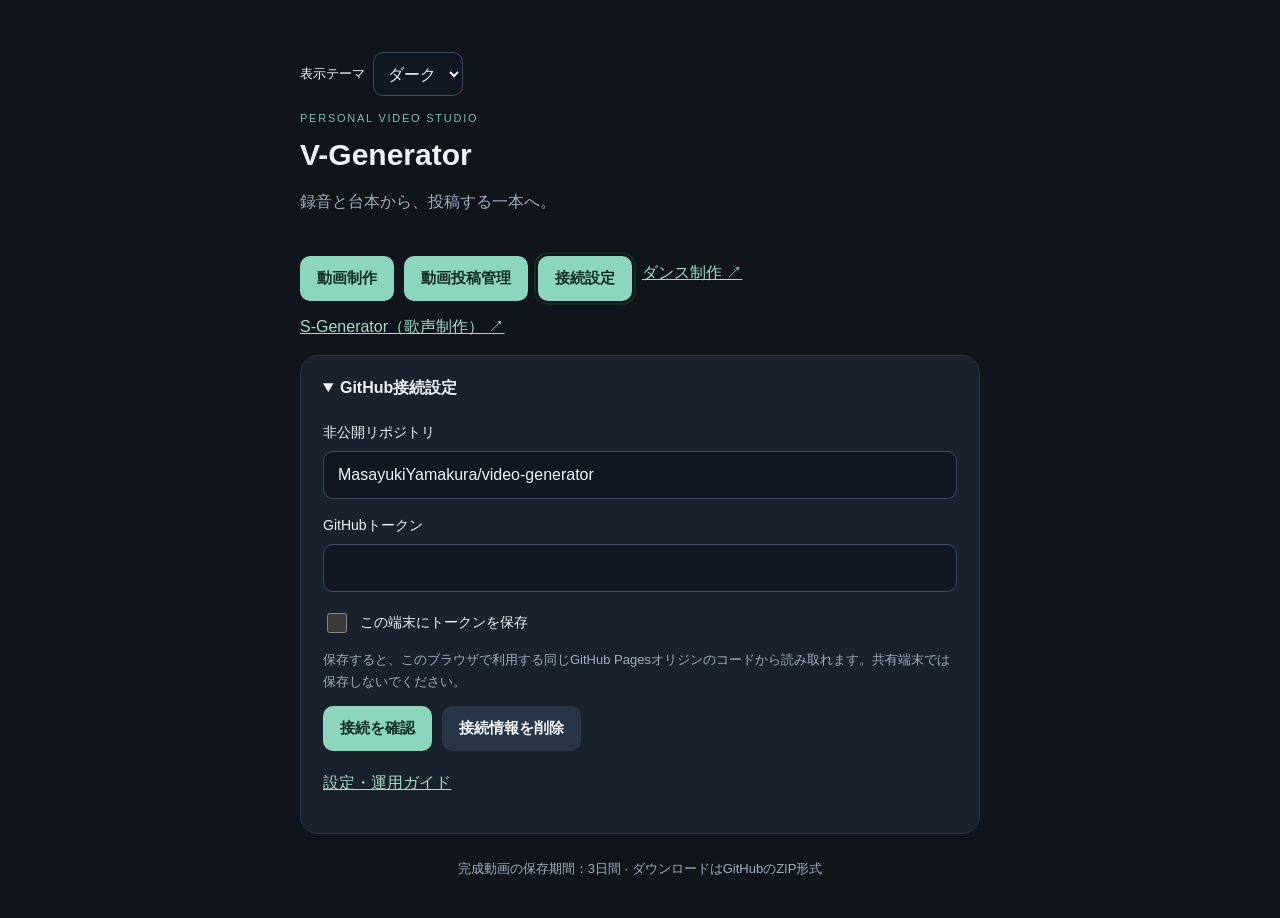
<file: index.html>
<!doctype html>
<html lang="ja" data-theme="dark"><head><meta charset="utf-8"><meta name="viewport" content="width=device-width,initial-scale=1,viewport-fit=cover"><meta name="referrer" content="no-referrer"><meta http-equiv="Content-Security-Policy" content="default-src 'self'; connect-src 'self' https://api.github.com https://api.cloudinary.com; img-src 'self' blob: https://res.cloudinary.com https://i.ytimg.com; media-src 'self' blob:; style-src 'self'; script-src 'self'; base-uri 'none'; object-src 'none'; form-action 'none'"><meta name="theme-color" content="#10151c"><title>V-Generator</title><script src="theme.js?v=1"></script><link rel="stylesheet" href="style.css?v=production-picker-1"><script type="module" src="app.js?v=readable-20261101"></script><script type="module" src="acapella.mjs?v=music-timing-1"></script><script type="module" src="builder-entry.js?v=production-picker-1"></script><script type="module" src="social-entry.mjs?v=music-credits-1"></script></head>
<body><main><header><label class="display-theme">表示テーマ<select id="displayTheme" disabled><option value="light">ライト</option><option value="dark">ダーク</option></select></label><span class="eyebrow">PERSONAL VIDEO STUDIO</span><h1>V-Generator</h1><p>録音と台本から、投稿する一本へ。</p></header><nav class="actions" aria-label="スタジオメニュー"><button data-studio-tab="production" aria-pressed="true">動画制作</button><button data-studio-tab="social" aria-pressed="false">動画投稿管理</button><button data-studio-tab="settings" aria-pressed="false">接続設定</button><a href="https://masayukiyamakura.github.io/video-generator-ui/dance/">ダンス制作 ↗</a><a href="https://masayukiyamakura.github.io/singing-generator-ui/" target="_blank" rel="noopener noreferrer">S-Generator（歌声制作） ↗</a></nav>
<details id="connection"><summary>GitHub接続設定</summary><label>非公開リポジトリ<input id="repo" value="MasayukiYamakura/video-generator" autocapitalize="none" spellcheck="false"></label><label>GitHubトークン<input id="token" type="password" autocomplete="off" autocapitalize="none"></label><label class="check"><input id="remember" type="checkbox">この端末にトークンを保存</label><p class="muted">保存すると、このブラウザで利用する同じGitHub Pagesオリジンのコードから読み取れます。共有端末では保存しないでください。</p><div class="actions"><button id="connect">接続を確認</button><button id="forget" class="secondary">接続情報を削除</button></div><p id="connectionStatus" role="status"></p><a href="README.md">設定・運用ガイド</a></details>
<div id="productionPanel"><section id="productionChooser" aria-labelledby="productionTitle">
<h2 id="productionTitle">作る動画</h2>
<select id="productionMode" hidden><option value="standard">通常動画</option><option value="original">アカペラ動画</option><option value="lip">縦型サビショート</option><option value="full">横型フルMV</option></select>
<div id="acModeCards" role="group" aria-labelledby="productionTitle">
<button type="button" class="secondary" data-ac-mode="standard" aria-pressed="true">通常動画<small>思想語り・タロット</small></button>
<button type="button" class="secondary" data-ac-mode="original" aria-pressed="false">アカペラ動画</button>
<button type="button" class="secondary" data-ac-mode="lip" aria-pressed="false">縦型サビショート</button>
<button type="button" class="secondary" data-ac-mode="full" aria-pressed="false">横型フルMV</button>
</div>
<button id="acContinue" type="button" class="secondary" hidden>前回の続き</button>
<p id="productionModeStatus" class="muted" role="status" hidden></p>
<div id="pbSaveSection">
<label>通常動画のプリセット<select id="pbVideo"></select></label>
<p class="muted">現在の設定 <strong id="pbActivePreset"></strong></p>
<details id="pbSaveArea"><summary>プリセットを管理</summary>
<p class="muted">音声・BGM・出力形式と縦横のデザインを保存します。原稿・カード・手動フック文・素材検索語は今回の制作に使います。</p>
<div class="actions"><button id="pbLoad" class="secondary">保存済みプリセットを取得</button><button id="pbResetPreset" class="secondary">保存済みの設定に戻す</button></div>
<label>保存方法<select id="pbSaveMode"><option value="overwrite">上書き保存</option><option value="new">別名で保存</option></select></label>
<div id="pbNewPresetFields" hidden><label>表示名<input id="pbSaveName" placeholder="自分用の動画設定"></label><details><summary>保存IDの詳細設定</summary><label>保存ID（省略可・英数字と - _）<input id="pbSaveId" autocapitalize="none" spellcheck="false"></label></details></div>
<div class="actions"><button id="pbOverwriteVideo" class="secondary">上書き保存</button><button id="pbSaveVideo" class="secondary" hidden>別名で保存</button></div>
<p id="pbManageStatus" class="muted" role="status"></p>
</details></div></section><section id="acapellaArea" hidden>
<label hidden>制作モード<select id="acMode"><option value="original">アカペラ動画</option><option value="lip">縦型サビショート</option><option value="full">横型フルMV</option></select></label>

<header class="ac-editor-header"><h2 id="acEditorTitle" tabindex="-1"></h2><span id="acRatio"></span></header>
<nav id="acSteps" aria-label="音楽動画の制作工程">
  <button type="button" data-ac-step="0">素材</button>
  <button type="button" data-ac-step="1">歌詞</button>
  <button type="button" data-ac-step="2">仕上げ</button>
  <button type="button" data-ac-step="3">生成</button>
</nav>
<div class="ac-editor">
  <div id="acPreviewDock" hidden><label>プレビュー形式<select id="acPreviewFormat"><option value="vertical">縦型</option><option value="landscape">横型</option></select></label><div class="ac-preview" id="acPreviewBox"><video id="acBackground" muted playsinline aria-hidden="true"></video><video id="acPreview" controls playsinline></video><img id="acStockPreview" alt="選択した冒頭画像" hidden><div id="acOverlay" class="ac-overlay"></div><div id="acLipTitle" class="ac-overlay hook"></div></div><div id="acAudioDock"><audio id="acChorusPlayer" controls></audio><div class="actions"><button id="acChorusBack" type="button" class="secondary">5秒戻る</button><button id="acChorusForward" type="button" class="secondary">5秒進む</button></div>
</div><button id="acSafeToggle" type="button" class="secondary" aria-pressed="false">安全余白を表示</button></div>
  <div id="acStepContent">
    <div data-ac-panel="0">
      <div id="acOriginalSource"><label>撮影動画（MP4/MOV。縦型80 MB・120秒、横型100 MB・360秒）<input id="acFile" type="file" accept="video/mp4,video/quicktime,.mp4,.mov"></label></div>
      <div id="acLip" hidden>
        <label>音源の選び方<select id="acSource">
          <option value="full">フル音源を選ぶ</option>
          <option value="wav">切り出し済みWAVを使う</option>
          <option value="saved">保存した曲を使う</option>
        </select></label>
        <div id="acProjectPicker" hidden><label>曲プロジェクト<select id="acProjects"><option value="">新規</option></select></label>
<button id="acProjectList" type="button" class="secondary">曲一覧を更新</button>
</div>
        <div id="acFullSource"><label>フル音源（MP3・WAV・M4A）<input id="acFull" type="file" accept=".mp3,.wav,.m4a"></label>
</div>
        <div id="acWavSource" hidden><label>サビ音源（WAV）<input id="acChorus" type="file" accept=".wav"></label></div>
        <div id="acCutGroup"><div id="acCutFields"><canvas id="acWave" width="360" height="64" aria-label="音源の波形"></canvas>
<audio id="acFullPlayer" controls></audio><div class="actions"><button id="acFullBack" type="button" class="secondary">5秒戻る</button><button id="acFullForward" type="button" class="secondary">5秒進む</button></div>
<button id="acCutMarkStart" type="button" class="secondary">現在位置を開始にする</button>
<button id="acCutMarkEnd" type="button" class="secondary">現在位置を終了にする</button>
<label>切り出し開始秒<input id="acCutStart" type="number" min="0" step="0.001" value="0"></label>
<label>切り出し終了秒<input id="acCutEnd" type="number" min="0" step="0.001"></label>
<button id="acCutPreview" type="button" class="secondary">選択区間をループ試聴</button>
<button id="acCutSave" type="button" class="secondary">この区間を使う</button><p id="acCutStatus" role="status"></p><a id="acWavDownload" hidden download="chorus.wav">WAVをダウンロード</a><button id="acWavShare" type="button" class="secondary" hidden>共有してファイルに保存</button>
</div></div>
        <p id="acMediaSummary"></p>
        <div id="acVisualSource"><label>映像の作り方<select id="acVisualMode"><option value="filmed">撮影した動画を使う</option><option value="stock_mix">冒頭画像＋本編の外部映像</option></select></label>
<div id="acStockControls" hidden><label>冒頭画像のファイル名（非公開リポジトリの media/、PNG/JPG/WebP・20 MB以下）<input id="acImage" type="text" placeholder="cover.png" autocomplete="off"></label><button id="acImagePreview" type="button" class="secondary">画像を確認</button><label>本編で外部映像を使う割合（0〜100％）<input id="acStockPercent" type="number" min="0" max="100" step="1" value="50"></label><details><summary>外部映像の詳細設定</summary><label>外部映像の提供元<select id="acStockProvider"><option value="pexels">Pexels</option><option value="pixabay">Pixabay</option></select></label><label>素材検索語（英語、1行に1件。最大12件）<textarea id="acStockKeywords" rows="3" placeholder="night city&#10;live concert"></textarea></label><p class="muted">割合は冒頭を除いた本編時間が基準です。100％でも冒頭は画像。取得に失敗した区間は画像に戻し、生成ログに実際の割合を表示します。</p></details><p class="muted">本編の外部映像は生成時に選択します。</p></div>
<div id="acFilmedControls">
<label><span id="acOffsetLabel">映像のサビ開始位置（秒）</span><input id="acOffset" type="number" min="0" step="0.01" value="0"></label>
<button id="acMarkOffset" type="button" class="secondary">映像の現在位置でサビ開始</button>
<label>映像の終了秒（空欄なら曲の長さに合わせる）<input id="acTrimEnd" type="number" min="0" step="0.01"></label>
<button id="acMarkTrimEnd" type="button" class="secondary">映像の現在位置を終了にする</button>
<button id="acPlayTrim" type="button" class="secondary">曲と選択範囲を試聴</button>
<details><summary>顔モザイク</summary>
<label>種類<select id="acMaskKind"><option value="">なし</option><option value="pixel">ピクセルモザイク</option><option value="blur">ぼかし</option><option value="black">黒塗り</option></select></label>
<label>強度（1〜10）<input id="acMaskStrength" type="range" min="1" max="10" value="8"></label>
<label>適用開始秒（完成動画基準）<input id="acMaskStart" type="number" min="0" step="0.01" value="0"></label>
<label>適用終了秒（空欄なら曲の末尾）<input id="acMaskEnd" type="number" min="0" step="0.01"></label>
<p>映像を一時停止し、下のプレビューで顔を囲むようにドラッグしてください。位置は現在の映像時刻に記録します。</p>
<canvas id="acMaskPreview" width="420" height="236" aria-label="顔モザイクの位置を指定する映像"></canvas><p id="acMaskNow" role="status"></p><div class="actions"><button id="acMaskDelete" type="button" class="secondary">現在位置の枠を削除</button><button id="acMaskBefore" type="button" class="secondary">元映像と比較</button></div>
<label>枠の時刻・位置一覧（秒、左、上、幅、高さ。位置は0〜100%）<textarea id="acMaskKeys" rows="3"></textarea></label>
</details>
</div>
</div>
      </div>
    </div>
    <div data-ac-panel="1" hidden><label>歌詞（一行ずつ）<div class="ac-lyrics-input"><div id="acLyricNumbers" aria-hidden="true"></div><textarea id="acLyrics" rows="6" wrap="off" aria-describedby="acLyricNumberHelp"></textarea></div></label><p id="acLyricNumberHelp" class="muted">左の番号は空行を除いた歌詞の順番です。</p><details><summary>同期・手入力のオプション</summary><button id="acBuildLines" type="button" class="secondary">歌詞行を取り込む</button><label>照合用の歌声（任意、完成音源と同じ区間・タイミングのWAV）<input id="acLyricVocal" type="file" accept=".wav,audio/wav"></label><button id="acLyricResult" type="button" class="secondary">照合結果を確認</button><p>歌う順に歌詞を貼り付けてください。時刻はプレビューで確認し、秒単位で修正できます。</p></details><p id="acLyricSummary" role="status"></p><div id="acLines"></div><details id="acManualLyrics"><summary>間奏・手動で時刻を設定</summary><label>歌詞を消す時刻（秒、カンマ区切り）<input id="acClears"></label>
<button id="acNextLyric" type="button" class="secondary">次の行を開始</button>
<button id="acClearLyric" type="button" class="secondary">歌詞を消す</button>
</details></div>
    <div data-ac-panel="2" hidden><label>曲名<input id="acTitle" maxlength="80"></label><label>アーティスト名<input id="acArtist" maxlength="80"></label><label>リリース表記（任意）<input id="acReleaseLabel" maxlength="40" placeholder="例：1stシングル"></label><label>冒頭表示の終了秒<input id="acHook" type="number" min="0.1" max="10" step="0.1" value="3"></label><label>出力形式<select id="acOutput"><option value="vertical_only">縦型のみ</option><option value="vertical_horizontal">縦型＋横型</option><option value="horizontal_only">横型のみ</option></select></label><label>画角<select id="acFraming"><option value="contain_blur">全体を収めて余白をぼかす</option><option value="crop">画面いっぱいに拡大して切り抜く</option></select></label><details id="acTextEditor"><summary>文字の詳細調整</summary><label>編集する形式<select id="acTextFormat"><option value="vertical">縦型 9:16</option><option value="landscape">横型 16:9</option></select></label><p class="muted">位置は画面の左上を0％とします。プレビュー上の文字をドラッグしても調整できます。</p><label class="check"><input id="acTextDrag" type="checkbox">プレビュー上で文字の位置を調整</label><h3>冒頭フック（曲名・アーティスト名）</h3><label>表示方法<select id="acHookLines"><option value="single">1行</option><option value="double">2行</option></select></label><label>文字サイズ（16～300 px）<input id="acHookSize" type="number" min="16" max="300" step="1"></label><div class="ac-text-grid"><label>中心 X（％）<input id="acHookX" type="number" min="0" max="100" step="0.1"></label><label>中心 Y（％）<input id="acHookY" type="number" min="0" max="100" step="0.1"></label></div><label>最大表示幅（％）<input id="acHookWidth" type="number" min="10" max="100" step="1"></label><h3>歌詞キャプション</h3><label>文字サイズ（16～300 px）<input id="acCaptionSize" type="number" min="16" max="300" step="1"></label><div class="ac-text-grid"><label>中心 X（％）<input id="acCaptionX" type="number" min="0" max="100" step="0.1"></label><label>中心 Y（％）<input id="acCaptionY" type="number" min="0" max="100" step="0.1"></label></div><label>最大表示幅（％）<input id="acCaptionWidth" type="number" min="10" max="100" step="1"></label><button id="acTextReset" type="button" class="secondary">この形式の文字設定を初期値へ戻す</button><p id="acTextStatus" role="status"></p></details></div>
    <div data-ac-panel="3" hidden>
      <dl id="acReview"></dl><label class="check"><input id="acAutoLink" type="checkbox">完成動画を投稿管理へ自動連携する</label><p class="muted">縦型はSNS投稿管理、横型はYouTube投稿管理に登録します。投稿・送信は別途確認が必要です。</p>
      <details id="acProjectOptions"><summary>曲を保存・履歴を確認</summary><button id="acProjectSave" type="button" class="secondary">曲プロジェクトを保存</button>
      <label><input id="acCandidate" type="checkbox">フルMV候補</label><p id="acProjectHistory"></p></details>
      <button id="acRecover" type="button" class="secondary" hidden>前回の受付を確認・再開</button>
      <button id="acOpenHistory" type="button" class="secondary" hidden>生成履歴を確認</button>
      <button id="acDerive" type="button" class="secondary" hidden></button>
    </div>
  </div>
</div>
<p id="acStatus" role="status"></p>
<div class="ac-editor-actions">
  <button id="acBack" type="button" class="secondary" hidden>戻る</button>
  <button id="acNext" type="button">歌詞へ</button>
  <button id="acLyricAuto" type="button" hidden>歌詞を自動同期</button>
  <button id="acSubmit" type="button" hidden>動画を生成</button>
</div>
</section><div id="standardProduction"><section id="pbSingleNarration"><h2>ナレーション原稿</h2><label>読み上げたい文章<textarea id="pbTranscript" rows="8" placeholder="この原稿からAIがscenesを作成します"></textarea></label></section>
<section id="audioUpload"><h2><span>01</span> 音声ファイル</h2><label>音声ファイル（20 MiBまで）<input id="audio" type="file"></label><p class="muted">ボイスメモを「ファイル」に保存して選択。m4a / mp3 / wav / aac / ogg / flac / mp4 / aiff / aif に対応。</p></section>
<section id="promptBuilder"><h2 id="pbEditorTitle">通常動画の設定</h2><p class="muted">音声・出力・デザインを設定し、AIへ渡すプロンプトを作ります。</p>

<div class="builder-grid"><label hidden>制作する星座<select id="pbProductionMode"><option value="single">1星座（録音・匿名加工・AI読み上げ）</option><option value="batch">複数星座（AI読み上げ・1〜12星座）</option></select></label><label>思想語りの見た目<select id="pbTikTokStyle"><option value="standard">標準</option><option value="legacy_vertical">従来の縦書きフック</option></select></label></div>
<section id="pbTarotArea" hidden aria-label="月間星座タロット専用設定"><h3>月間星座タロット専用設定</h3><p class="muted">このエリアは月間星座タロットのプリセットを選んだ時だけ表示します。実際に引いた4枚のカードを選択してください。解釈はナレーション原稿に含めます。AIのJSONでカードは変更されません。</p><div class="builder-grid"><label>占う年<input id="pbTarotYear" type="number" min="2000" max="2100" step="1"></label><label>占う月<select id="pbTarotMonth"></select></label><label>対象期間<select id="pbTarotPeriod"><option value="full">月全体</option><option value="first">前半</option><option value="second">後半</option></select></label><label>星座<select id="pbTarotZodiac"></select></label></div><div id="pbTarotCards"></div><label>CTAで読み上げる一文（CTAをONにしたとき・40文字以内）<input id="pbTarotCtaText" maxlength="40" placeholder="保存して月末に見返してね"></label><p class="muted">CTAを使う場合、上のナレーション原稿にはCTA文を重複して入れず、この欄へ最後の一文を入力してください。</p><p class="muted">ナレーション原稿は画面上部へ入力し、プロンプトを生成してください。カードは正位置・逆位置を選べます。動画は原稿の長さに合わせます。</p></section>


<section id="pbBatchArea" hidden aria-label="12星座一括制作"><h3>複数星座の制作（1〜12星座）</h3><button id="pbBatchReset" type="button" class="secondary">最初からやり直す</button><p class="muted">12星座の入力と端末に保存された下書きを消します。接続情報と生成履歴は残ります。</p><p class="muted">年・月・期間・音声・BGMは全星座で共通です。各星座のカード4枚と原稿を入力し、12星座をまとめてAIへ渡し、回答を一度に取り込みます。欠けた星座があればその分だけ追加できます。読み上げ原稿にはCTAを含めません。制作対象のチェックを外すと、その星座だけ除いて再実行できます。</p><div class="builder-grid"><label>占う年<input id="pbBatchYear" type="number" min="2000" max="2100" step="1"></label><label>占う月<select id="pbBatchMonth"></select></label><label>対象期間<select id="pbBatchPeriod"><option value="full">月全体</option><option value="first">前半</option><option value="second">後半</option></select></label></div><label>共通CTA文（40文字以内）<input id="pbBatchCta" maxlength="40" placeholder="保存して月末に見返してね"></label><details><summary>12星座の占い結果を一括入力</summary><p class="muted">先に専用プロンプトをAIへ渡し、返された占い結果JSONを貼り付けます。この欄は下の動画用シーンJSONとは別です。反映すると12星座の既存のシーン回答は無効になります。エラー時は入力欄を変更しません。</p><div class="actions"><button id="pbBatchSourcePromptBuild" class="secondary">占い結果用プロンプトを生成</button><button id="pbBatchSourcePromptCopy" class="secondary">プロンプトをコピー</button></div><label>AIへ渡す占い結果用プロンプト<textarea id="pbBatchSourcePrompt" rows="6" readonly></textarea></label><label>占い結果JSON（12星座・48枚・原稿・CTA）<textarea id="pbBatchSource" rows="10" spellcheck="false"></textarea></label><button id="pbBatchSourceImport" class="secondary">内容を確認して取り込む</button><pre id="pbBatchSourceWarnings" class="muted" role="status"></pre></details><div id="pbBatchEntries"></div><div class="actions"><button id="pbBatchBuild">未取込分のプロンプトを生成</button><button id="pbBatchCopy" class="secondary">コピー</button></div><label>AIへ渡すプロンプト<textarea id="pbBatchPrompt" rows="8" readonly></textarea></label><label>動画用シーンJSONの回答（videos配列。欠けた場合は一部のみでも可）<textarea id="pbBatchResponse" rows="8" spellcheck="false"></textarea></label><button id="pbBatchImport" class="secondary">シーン回答を検証して取り込む</button></section>

<div id="pbBasicFields" class="builder-grid"></div>
<details id="pbMotionArea"><summary>モーション演出（試用版）</summary><p class="muted">既存プリセットは安定版です。試用版だけに適用します。AI・同期失敗時は通常表示に戻り、生成結果に記録します。</p><div id="pbMotionFields" class="builder-grid"></div><details><summary>詳細設定</summary><div id="pbMotionDetails" class="builder-grid"></div></details><button id="pbStableCopy" type="button" class="secondary">現在の内容を安定版へ切替・複製準備</button><button id="pbMotionPreview" type="button" class="secondary">動作サンプルを見る</button><div id="pbMotionPlayer"></div><p id="pbMotionStatus" role="status"></p></details>
<details open id="pbAudioArea"><summary>音声・BGM</summary><div id="pbVoiceFields" class="builder-grid"></div><div id="pbTtsFields" class="builder-grid" hidden></div><details id="pbTtsDetails" hidden><summary>読み上げの詳細設定</summary><div id="pbTtsCustom"></div></details><p id="pbDspHelp" hidden class="muted">匿名加工設定：ピッチ -1.5、フォルマント保持、EQ +1 / -0.5 / +0.5 dB。独自の値は詳細設定で画面設定の適用をOFFにし、JSONで指定できます。</p><div id="pbVideoFields" class="builder-grid"></div></details>
<details id="pdArea" open><summary>縦型・横型のデザイン</summary><p class="muted">編集する形式を選んで表示・素材・位置を設定します。プレビューも同じ形式に切り替わります。出力しない形式の設定も保持します。</p><div id="pdEditor"></div><details id="pbTarotSharedDesign" hidden><summary>タロット共通の表示・配置</summary><p>ここは縦型・横型で共通です。Remotionのカード・本編字幕の配置は固定です。横型のテーマ・サブタイトル・アイコンは上の横型タブで設定します。</p><div id="pbLegacyVideoFields" class="builder-grid"></div><div id="pbLayoutFields" class="builder-grid"></div></details></details>
<details id="pbGeneralAiArea"><summary>原稿・AI設定</summary><p class="muted">シーン分割はAIに任せます。明示した値はAIの返答で変更されません。</p>
<label>フック文章<select id="pbHookMode"><option value="ai">AI自動</option><option value="manual">手動</option></select></label>
<label>手動フック文章<textarea id="pbHookText" rows="3" placeholder="複数シーンは改行 --- 改行で区切る"></textarea></label>
<label>素材検索語<select id="pbSearchMode"><option value="ai">AI自動</option><option value="manual">手動</option></select></label><label>手動の英語検索語<input id="pbSearchText"></label>
<label>背景画像から外部映像に切り替えるシーン<select id="pbStockMode"><option value="ai">AI自動</option><option value="manual">手動</option></select></label><label>本編の外部映像シーン割合（%・0〜100、冒頭を除く）<input id="pbStockPercent" type="number" min="0" max="100" step="1" value="10"></label><label>動画シーン番号（1始まり・カンマ区切り）<input id="pbStockIndices" placeholder="6, 15" inputmode="text"></label>
</details>
<details id="pbGeneralLayoutArea" open><summary>プレビュー</summary><p id="pbPreviewFormatLabel" class="muted"></p>
<label class="check"><input id="pbPreviewIntro" type="checkbox">冒頭をプレビュー（OFFで本編）</label><label class="check"><input id="pbPreviewScenery" type="checkbox">外部映像中の表示を確認（思想語り）</label><label class="check"><input id="pbSafe" type="checkbox" checked>セーフエリアガイド</label><button id="pbBackgroundPreview" class="secondary">背景画像を読込・プレビュー</button><canvas id="pbCanvas" aria-label="動画の位置調整プレビュー"></canvas><p id="pbPreviewError" role="status"></p><p class="muted">実際のタイトル・改行を使った簡易プレビューです。背景動画・実カード・音声は再現しません。端末と生成環境のフォント差によって字幅は多少異なります。縦型はTikTokの操作表示とタイトル範囲、横型は外周5％の安全余白を表示します。ガイドは動画に入りません。sizeは波形キャンバス、バーの見える幅は表示幅比率で調整します。</p>
<details id="pbGuideArea"><summary>プレビュー・ガイド設定</summary><p class="muted">ガイドは完成動画に入りません。縦型のガイド比率はデザインの各形式に保存されます。</p><div id="pbGuideFields" class="builder-grid"></div></details></details>

<details id="pbJsonDetails"><summary>JSON・適用方法の詳細設定</summary><label class="check"><input id="pbApplyOnSend" type="checkbox">送信時に画面設定を適用（AIが確定値を変更できないようにする）</label><p class="muted">AIの返答は下のscript.json欄へ貼り付けます。画面設定を適用する場合、シーンの表示・位置・音声・BGM等はプロンプト生成時の確定値で置き換えます。</p>
<label>AIから受け取るJSON<select id="pbOutputMode"><option value="full">script.json全体（互換モード）</option><option value="content">シーン等の内容だけ（画面で設定を合成）</option></select></label>
</details><div class="actions"><button id="pbBuild">プロンプトを生成</button><button id="pbCopy" class="secondary">コピー</button></div><label>AIへ渡すプロンプト<textarea id="pbPrompt" rows="10" readonly></textarea></label><p id="builderStatus" role="status" aria-live="polite">プリセットは、保存ボタンを押すまで変更されません。</p>
</section>
<section id="pbSingleScript"><h2><span>02</span> 台本を設定</h2><label>JSONファイルから読み込む<input id="jsonFile" type="file"></label><label>script.json<textarea id="script" rows="10" spellcheck="false" placeholder="AIが作ったJSONを貼り付けてください"></textarea></label><button id="checkBgm" class="secondary">BGM設定を確認</button><p id="bgmPreview" role="status">BGM設定なしの場合は、BGMを追加しません。</p><p class="muted">録音方式ではaudio_fileを選択した録音に紐付けます。AI読み上げでは録音の選択は不要です。Prompt Builderの「送信時に画面設定を適用」がOFFの場合、その他の設定は変更しません。画像などの素材は現行リポジトリのmediaを使います。</p></section>


<section id="autoLinkArea"><h2>生成後の自動連携</h2><label class="check"><input id="autoLink" type="checkbox">完成動画を投稿管理へ自動連携する</label><p class="muted">オン：縦型はCloudinaryへ自動転送し、投稿一覧へ登録。横型はYouTube投稿用の一覧へ登録します。オフ：生成とダウンロードのみ。必要な動画だけ履歴から手動連携できます。SNSへの投稿は別途確認が必要です。</p></section><section id="standardGenerate"><h2><span>03</span> 動画を生成</h2><details open id="pbFinalSettings"><summary>生成に使う設定</summary><p id="pbSettingsState" role="status"></p><div id="pbSettingsReview"></div></details><div id="pbBatchRun" hidden><p class="muted">選択した本数分のAI読み上げと動画制作を順番に実行します。制作指示後は画面を閉じられます。成果物は星座ごとにダウンロードできます。</p><label>1本目にかかった時間（分・任意）<input id="pbBatchMinutes" type="number" min="1" step="1" placeholder="目安を計算する場合だけ入力"></label><button id="pbBatchCheck" class="secondary">一括入力を確認</button><button id="pbBatchGenerate" class="primary">選択した星座を一括制作</button></div><button id="generate" class="primary">動画生成</button><p id="generationBlockReason" class="muted" role="status"></p><p id="status" role="status" aria-live="polite">実行受付が完了するまで、この画面を開いてください。</p><button id="recover" class="secondary" hidden>受付状況を確認</button><button id="retry" class="secondary" hidden>同じ受付IDで再送</button><button id="discard" class="secondary" hidden>未受付の入力を取り消す</button></section>
</div><section><div class="row"><h2>生成履歴</h2><button id="refresh" class="secondary">更新</button></div><p class="muted">受付後は画面を消しても生成が続きます。戻ると状況を更新します。自動連携をオンにすると生成後に投稿管理へ自動登録されます。一覧にない場合に取り込んでください。取り込みだけでは投稿されません。</p><p id="historySyncStatus" class="muted" role="status">GitHub接続後、共通履歴を読み込みます。過去の端末履歴は初回に移行します。</p><div id="history"></div></section></div><section id="socialPanel" data-preserve-zodiac hidden><h2>SNS投稿管理</h2><details id="youtubePanel"><summary>YouTube通常動画（横型）</summary><p>横型の完成動画をまず非公開でアップロードします。Studioで再生して内容を確認し、処理完了を照合した後で公開・限定公開・予約公開を設定できます。縦型のBuffer投稿は下の欄から利用できます。</p><p id="youtubeSetup" role="status"></p><a href="README.md#youtube-private">初回認証・運用ガイド</a><div class="actions"><button id="youtubeConnect">YouTubeの接続・投稿先を確認</button><button id="youtubeSync" class="secondary">YouTubeの公開結果を照合</button><button id="youtubeRefresh" class="secondary">YouTube一覧を更新</button><button id="youtubeRecover" class="secondary" hidden>受付を確認・同じIDで再依頼</button></div><p id="youtubeStatus" role="status" aria-live="polite"></p><details><summary>生成履歴の実行IDから取り込む</summary><label>GitHub Actionsの生成実行ID<input id="youtubeRun" inputmode="numeric"></label><button id="youtubeImport" class="secondary">横型動画の情報を取り込む</button></details><h3>横型の完成動画</h3><label>動画名・実行IDで検索<input id="youtubeSearch" type="search"></label><label>表示する動画<select id="youtubeFilter"><option value="active">未送信</option><option value="sent">送信記録あり</option><option value="expired">保存期限切れ</option><option value="archived">取り下げ済み</option><option value="all">すべて</option></select></label><p class="muted">一覧の取り下げは表示の整理だけです。動画ファイル・投稿記録・SNS上の動画は削除しません。</p><select id="youtubeVideo" hidden aria-label="選択中の横型動画"></select><div id="youtubeVideos"></div><p id="youtubeSelected" role="status"></p><label>タイトル（100文字以内）<input id="youtubeTitle" maxlength="100"></label><label>説明文（5000バイト以内）<textarea id="youtubeDescription" rows="5"></textarea></label><label>カテゴリ<select id="youtubeCategory"></select></label><label>子ども向けですか<select id="youtubeKids"><option value="">選択してください</option><option value="no">いいえ</option><option value="yes">はい</option></select></label><label>現実と誤認される改変・合成コンテンツを含みますか<select id="youtubeSynthetic"><option value="">選択してください</option><option value="no">いいえ</option><option value="yes">はい</option></select></label><a href="https://support.google.com/youtube/answer/14328491" target="_blank" rel="noopener noreferrer">YouTubeの改変・合成コンテンツの説明</a><p>最初のアップロードは非公開です。公開・予約は送信結果の欄から、動画を再生・確認してから設定します。</p><button id="youtubeBuild" class="secondary">非公開アップロードの内容を確認</button><div id="youtubeReview" class="item"></div><button id="youtubeSubmit" disabled>確認した内容で非公開送信・再開</button><h3>YouTubeの送信結果</h3><div id="youtubeUploads"></div><p class="muted">結果不明の場合は新規送信せず、同じ送信を照合します。送信情報が失われた場合や、予約後の変更・取消はYouTube Studioで確認してください。動画成果物の保存期限は3日です。</p></details><h3>Bufferによる縦型投稿</h3><p>完成動画を選び、3媒体へまとめて予約します。生成だけではSNSに投稿しません。</p><p id="socialSetup" role="status">Secrets登録後、投稿先を取得してください。</p><p class="muted">接続情報は非公開リポジトリのSecretsに登録します：CLOUDINARY_CLOUD_NAME / CLOUDINARY_API_KEY / CLOUDINARY_API_SECRET / BUFFER_API_KEY。動画URLは公開の配信用URLになります。</p><div class="actions"><button id="socialConnect" data-social-action>投稿先を取得</button><button id="socialSync" data-social-action class="secondary">公開結果を照合・削除対象を確認</button><button id="socialRefresh" class="secondary">一覧を更新</button><button id="socialResume" class="secondary" hidden>受付を確認・同じIDで再依頼</button></div><p id="socialStatus" role="status" aria-live="polite"></p><h3>Instagramの場所</h3><p id="socialLocationStatus" role="status">未設定（場所なしで予約できます）</p><p class="muted">場所指定は任意です。Bufferで場所欄が表示されない場合もInstagramへの予約を続けられます。場所機能を使うには、InstagramをFacebookページ経由でBufferに接続する必要があります。対応する接続で「大阪市」を選んだ下書きがある場合だけ、下のボタンで場所を取得できます。取得後の新規予約・失敗投稿の再予約に適用します。TikTok・YouTubeの場所指定はBuffer経由では非対応です。</p><button id="socialLocationImport" data-social-action class="secondary">Bufferから大阪市を取得</button><p class="muted">カバーはInstagram・TikTokで開始0秒を指定します。YouTubeはBuffer経由では指定できません。最初のフレームに表示されている画面が使われます。</p><h3>投稿先</h3><div id="socialChannels"></div><h3>生成済み動画</h3><p class="muted">初期表示は未完了・要対応の動画です。投稿完了分は表示切替から確認できます。</p><button id="socialSelectAll" class="secondary">投稿可能な動画を全選択</button><label>動画名・実行IDで検索<input id="socialSearch" type="search"></label><label>表示する動画<select id="socialFilter"><option value="active">未完了・要対応</option><option value="completed">投稿完了</option><option value="archived">一覧から取り下げ済み</option><option value="withdrawn">ファイル削除済み</option><option value="all">すべて</option></select></label><p class="muted">「一覧から取り下げる」は表示の整理だけです。ファイルを削除する場合は別の削除操作を使います。</p><div id="socialVideos"></div><h3>投稿内容・日時の一括設定</h3><p class="muted">星座別の投稿情報がある動画は、個別説明文・公式LINE案内・タグ5個を使用します。以下の定型文は投稿情報のない過去動画向けです。</p><label>共通定型文（個別説明文がない動画用）<textarea id="socialBody" rows="5" maxlength="4000" placeholder="共通の投稿本文を入力してください"></textarea></label><div class="actions"><button id="socialSaveBody" data-social-action class="secondary">定型文を保存</button><button id="socialLoadBody" class="secondary">保存済み定型文を読込</button></div><label>1本目の投稿日時（日本時間）<input id="socialStart" type="datetime-local"></label><label>動画ごとの投稿間隔（分）<input id="socialInterval" type="number" value="60" min="1" max="10080"></label><p class="muted">選択した一覧の順で時刻をずらします。同じ動画の各SNSは同時刻です。各投稿を開くと個別に変更できます。無料枠は各投稿先10件。枠待ち分は後で追加予約してください。</p><button id="socialBuild" class="secondary">予約内容を作成・確認</button><p id="socialCount"></p><div id="socialReview"></div><button id="socialSubmit" data-social-action disabled>確認した内容で一括予約（公開投稿）</button><h3>予約・公開状況</h3><div id="socialPosts"></div><p class="muted">予約済み投稿の変更・取り消しはBufferで行います。公開失敗は「この投稿先だけ再予約」で日時を確認して再実行できます。結果不明の投稿は二重登録を防ぐため再送を保留します。すべての対象投稿の公開完了を確認して24時間後以降、Cloudinaryの動画を自動削除します。</p></section><footer>完成動画の保存期間：3日間 · ダウンロードはGitHubのZIP形式</footer></main></body></html>
</file>
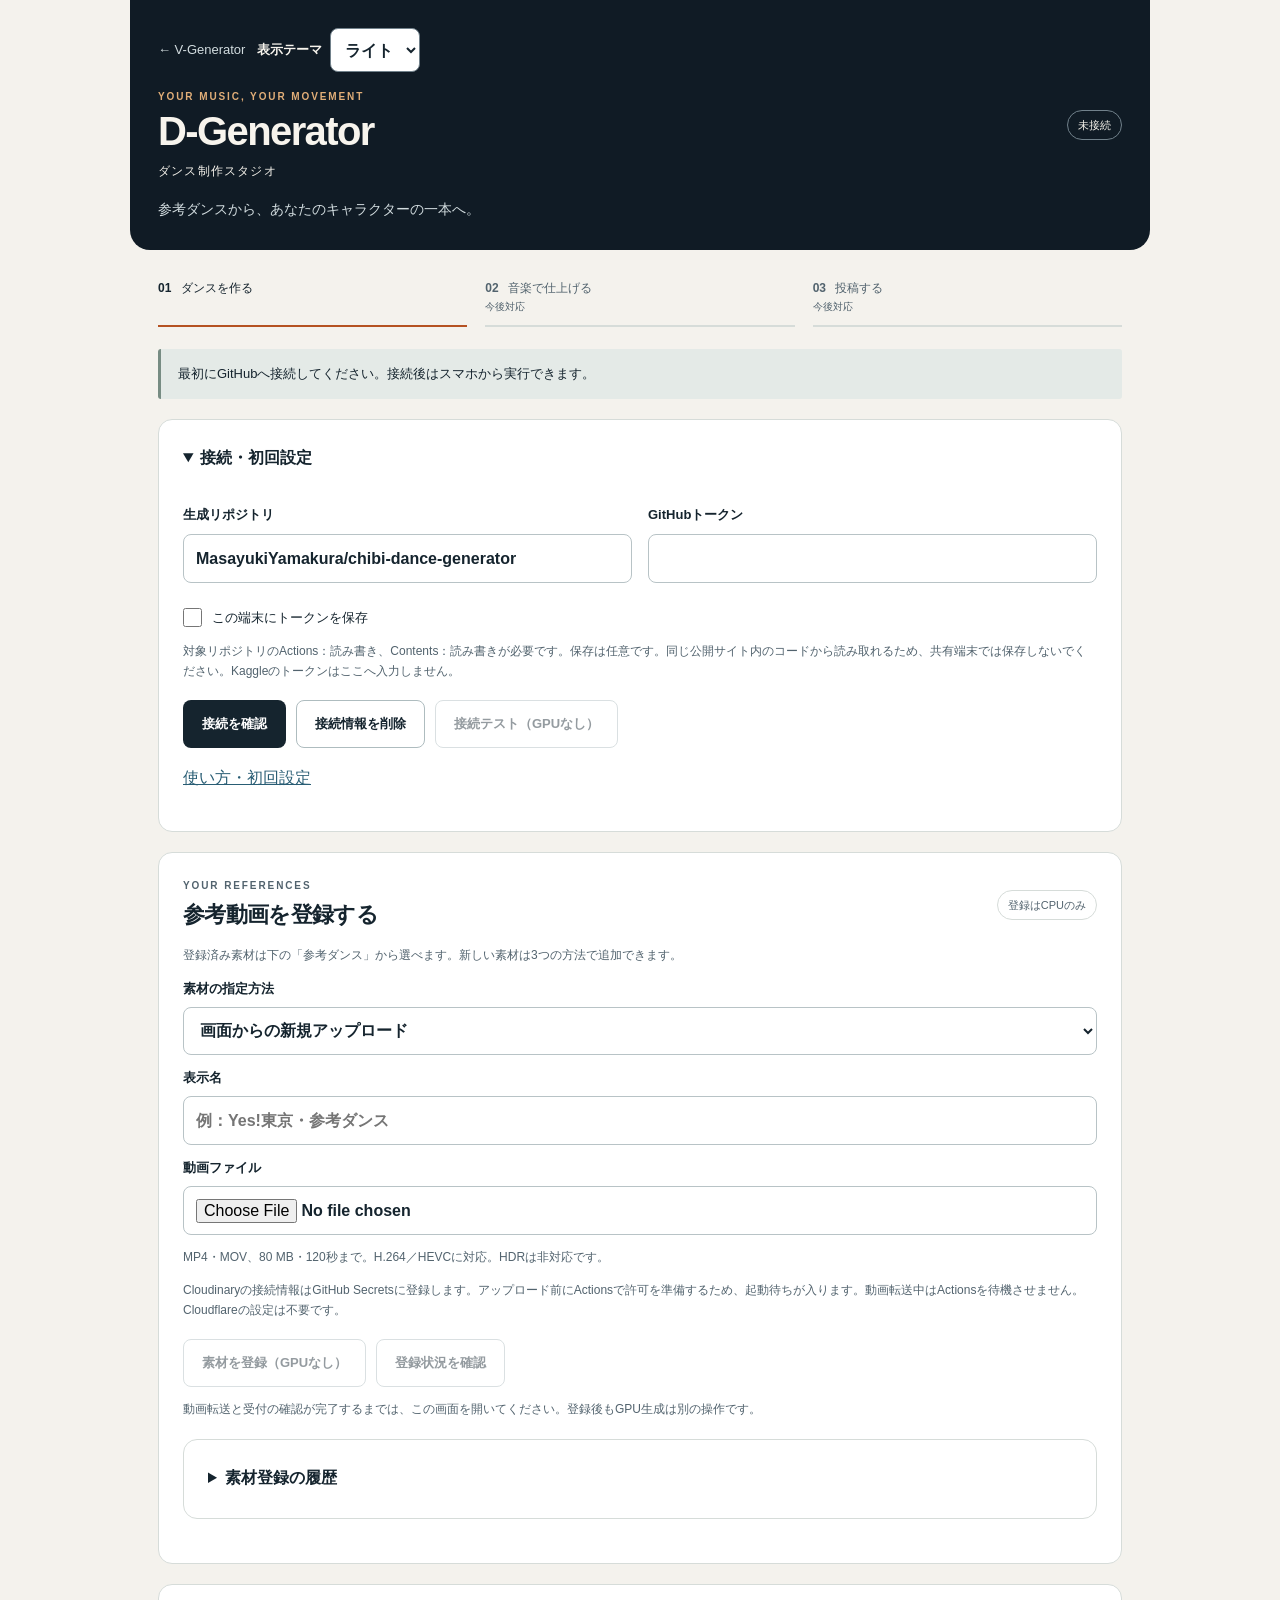
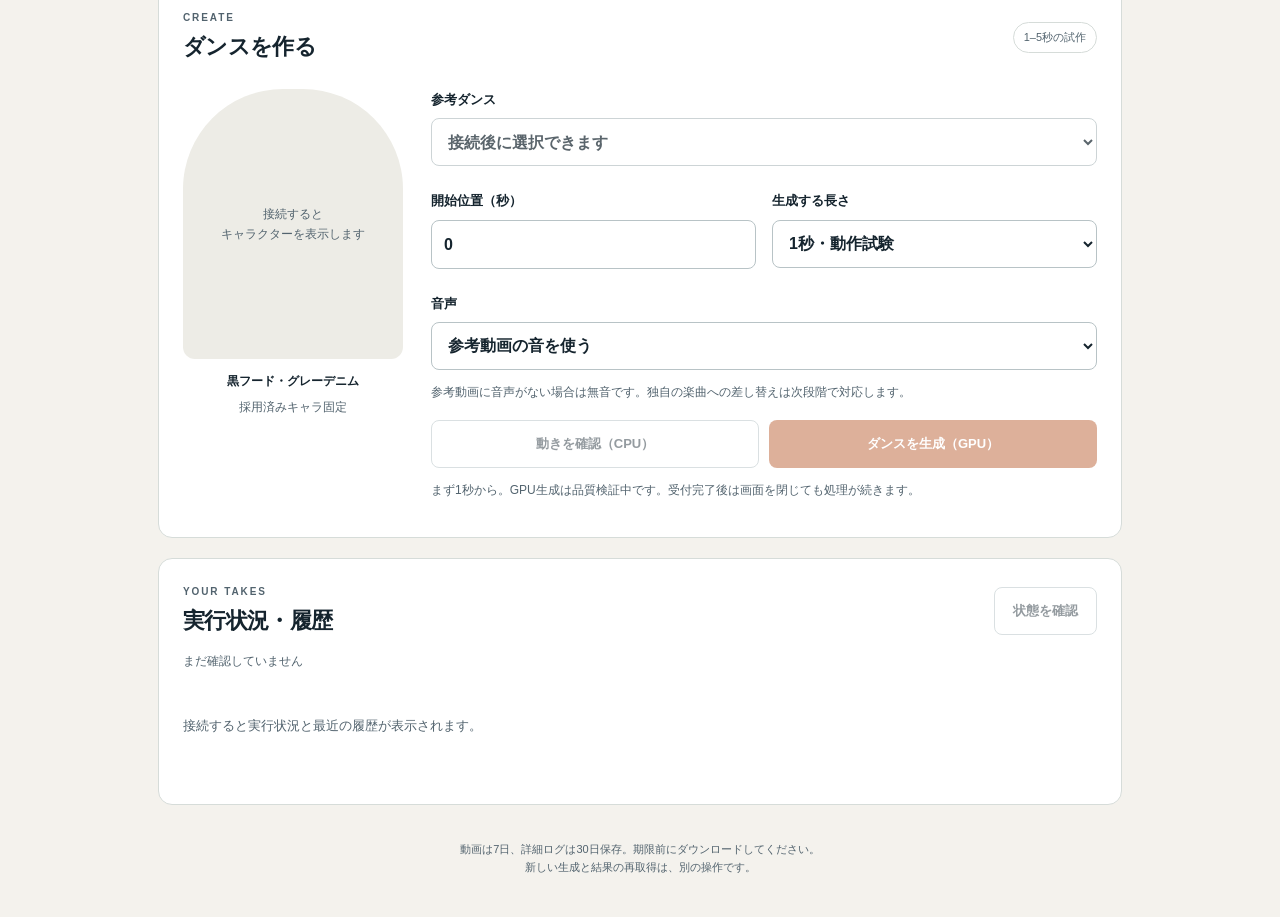
<file: dance/index.html>
<!doctype html>
<html lang="ja" data-theme="light">
  <head>
    <meta charset="utf-8" />
    <meta
      name="viewport"
      content="width=device-width,initial-scale=1,viewport-fit=cover"
    />
    <meta name="referrer" content="no-referrer" />
    <meta
      http-equiv="Content-Security-Policy"
      content="default-src 'self'; connect-src 'self' https://api.github.com https://api.cloudinary.com; media-src 'self' blob:; img-src 'self' data:; style-src 'self'; script-src 'self'; base-uri 'none'; object-src 'none'; form-action 'none'"
    />
    <meta name="theme-color" content="#f4f5f7" />
    <title>D-Generator</title>
    <script src="theme.js?v=1"></script><link rel="stylesheet" href="style.css?v=display-theme-1">
    <script type="module" src="app.mjs?v=20261101-actions-1"></script>
  </head>
  <body>
    <main>
      <header>
        <a class="back" href="../">← V-Generator</a><label class="display-theme">表示テーマ<select id="displayTheme" disabled><option value="light">ライト</option><option value="dark">ダーク</option></select></label>
        <div class="headline">
          <div>
            <p class="eyebrow">YOUR MUSIC, YOUR MOVEMENT</p>
            <h1>D-Generator<span>ダンス制作スタジオ</span></h1>
          </div>
          <span class="connection-badge" id="badge">未接続</span>
        </div>
        <p class="lead">参考ダンスから、あなたのキャラクターの一本へ。</p>
      </header>
      <ol class="stages" aria-label="制作の流れ">
        <li class="selected"><b>01</b> ダンスを作る</li>
        <li><b>02</b> 音楽で仕上げる <small>今後対応</small></li>
        <li><b>03</b> 投稿する <small>今後対応</small></li>
      </ol>
      <p id="message" class="notice" role="status" aria-live="polite">
        最初にGitHubへ接続してください。接続後はスマホから実行できます。
      </p>
      <details id="connection" open>
        <summary>接続・初回設定</summary>
        <div class="fields">
          <label
            >生成リポジトリ<input
              id="repo"
              value="MasayukiYamakura/chibi-dance-generator"
              autocapitalize="none"
              spellcheck="false" /></label
          ><label
            >GitHubトークン<input
              id="token"
              type="password"
              autocomplete="off"
              autocapitalize="none"
              spellcheck="false"
          /></label>
        </div>
        <label class="check"
          ><input
            id="remember"
            type="checkbox"
          />この端末にトークンを保存</label
        >
        <p class="muted">
          対象リポジトリのActions：読み書き、Contents：読み書きが必要です。保存は任意です。同じ公開サイト内のコードから読み取れるため、共有端末では保存しないでください。Kaggleのトークンはここへ入力しません。
        </p>
        <div class="actions">
          <button id="connect">接続を確認</button
          ><button class="secondary" id="forget">接続情報を削除</button
          ><button class="secondary connected" id="smoke" disabled>
            接続テスト（GPUなし）
          </button>
        </div>
        <p>
          <a href="README.md" target="_blank" rel="noopener noreferrer"
            >使い方・初回設定</a
          >
        </p>
      </details>
      <section aria-labelledby="materials-title">
        <div class="section-head"><div><p class="eyebrow">YOUR REFERENCES</p><h2 id="materials-title">参考動画を登録する</h2></div><span class="label">登録はCPUのみ</span></div>
        <p class="muted">登録済み素材は下の「参考ダンス」から選べます。新しい素材は3つの方法で追加できます。</p>
        <label>素材の指定方法<select id="source-type"><option value="upload">画面からの新規アップロード</option><option value="kaggle">Kaggle Dataset</option><option value="youtube">YouTube URL</option></select></label>
        <label>表示名<input id="reference-name" maxlength="60" placeholder="例：Yes!東京・参考ダンス" /></label>
        <div id="source-upload">
          <label>動画ファイル<input id="reference-file" type="file" accept="video/mp4,video/quicktime,.mp4,.mov" /></label>
          <p class="muted">MP4・MOV、80 MB・120秒まで。H.264／HEVCに対応。HDRは非対応です。</p>
          <p id="file-info" class="muted"></p><video id="upload-preview" controls playsinline preload="metadata" hidden></video>
          <progress id="upload-progress" max="100" value="0" hidden></progress><p id="upload-percent" class="muted"></p>
          <p class="muted">Cloudinaryの接続情報はGitHub Secretsに登録します。アップロード前にActionsで許可を準備するため、起動待ちが入ります。動画転送中はActionsを待機させません。Cloudflareの設定は不要です。</p>
        </div>
        <div id="source-kaggle" hidden>
          <label>Kaggle DatasetのURL<input id="dataset" autocapitalize="none" spellcheck="false" placeholder="https://www.kaggle.com/datasets/所有者/名前" /></label>
          <label>動画のパス（1本なら空欄）<input id="video-path" autocapitalize="none" placeholder="例：reference.mp4" /></label>
          <p class="muted">登録時に動画をCPUで検査し、Datasetの版と対象ファイルを確定します。</p>
        </div>
        <div id="source-youtube" hidden>
          <label>YouTube動画・ShortsのURL<input id="youtube-url" type="url" autocapitalize="none" spellcheck="false" placeholder="https://www.youtube.com/shorts/..." /></label>
          <p id="youtube-note" class="muted">自動取得は確認前のため停止中です。URLを参考リンクとして保存し、動画ファイルを追加できます。</p>
        </div>
        <div class="actions"><button id="register" class="secondary" disabled>素材を登録（GPUなし）</button><button id="reference-refresh" class="secondary" disabled>登録状況を確認</button></div>
        <p class="muted">動画転送と受付の確認が完了するまでは、この画面を開いてください。登録後もGPU生成は別の操作です。</p>
        <div id="reference-pending" class="pending" hidden><h3>素材登録の受付</h3><p id="reference-pending-text"></p><p id="reference-pending-status" class="muted"></p>
          <div class="actions"><button id="reference-resume" class="secondary">登録を再開</button><button id="reference-clear" class="secondary">受付表示を閉じる</button></div></div>
        <details><summary>素材登録の履歴</summary><div id="reference-history"></div></details>
      </section>
      <section class="production" aria-labelledby="create-title">
        <div class="section-head">
          <div>
            <p class="eyebrow">CREATE</p>
            <h2 id="create-title">ダンスを作る</h2>
          </div>
          <span class="label">1–5秒の試作</span>
        </div>
        <div class="workspace">
          <div class="character">
            <div class="character-image">
              <img id="character" alt="採用済みの大人頭身キャラクター" hidden />
              <p id="character-placeholder">
                接続すると<br />キャラクターを表示します
              </p>
            </div>
            <p id="character-name">黒フード・グレーデニム</p>
            <span class="muted">採用済みキャラ固定</span>
          </div>
          <div class="controls">
            <label
              >参考ダンス<select id="reference" disabled>
                <option value="">接続後に選択できます</option>
              </select></label
            >
            <div class="fields timing">
              <label
                >開始位置（秒）<input
                  id="start"
                  type="number"
                  min="0"
                  step="0.1"
                  value="0"
                  inputmode="decimal" /></label
              ><label
                >生成する長さ<select id="seconds">
                  <option value="1">1秒・動作試験</option>
                  <option value="2">2秒・品質確認</option>
                  <option value="5">5秒・試作</option>
                </select></label
              >
            </div>
            <label
              >音声<select id="audio">
                <option value="reference">参考動画の音を使う</option>
                <option value="mute">無音にする</option>
              </select></label
            >
            <p class="muted">
              参考動画に音声がない場合は無音です。独自の楽曲への差し替えは次段階で対応します。
            </p>
            <div class="actions generate-actions">
              <button id="preview" class="secondary connected" disabled>
                動きを確認（CPU）</button
              ><button id="generate" class="connected" disabled>
                ダンスを生成（GPU）
              </button>
            </div>
            <p class="muted">
              まず1秒から。GPU生成は品質検証中です。受付完了後は画面を閉じても処理が続きます。
            </p>
          </div>
        </div>
      </section>
      <section id="pending-panel" class="pending" hidden>
        <h2>受付状況の確認</h2>
        <p id="pending-message"></p>
        <div class="actions">
          <button id="check-pending" class="secondary">受付状況を確認</button
          ><button id="retry-pending" class="secondary">同じ依頼を再送</button>
        </div>
        <p class="muted">
          再送でも受付IDは変えず、Kaggleへの二重送信を防ぎます。
        </p>
      </section>
      <section aria-labelledby="history-title">
        <div class="section-head">
          <div>
            <p class="eyebrow">YOUR TAKES</p>
            <h2 id="history-title">実行状況・履歴</h2>
          </div>
          <button id="refresh" class="secondary connected" disabled>
            状態を確認
          </button>
        </div>
        <p id="checked" class="muted">まだ確認していません</p>
        <div id="history">
          <p class="empty">接続すると実行状況と最近の履歴が表示されます。</p>
        </div>
      </section>
      <footer>
        動画は7日、詳細ログは30日保存。期限前にダウンロードしてください。<br />新しい生成と結果の再取得は、別の操作です。
      </footer>
      <dialog id="review">
        <h2 id="review-title">実行内容を確認</h2>
        <p id="review-content"></p>
        <p id="review-note" class="muted"></p>
        <div class="actions">
          <button id="confirm">この内容で実行</button
          ><button id="cancel" class="secondary">戻る</button>
        </div>
      </dialog>
    </main>
  </body>
</html>
</file>
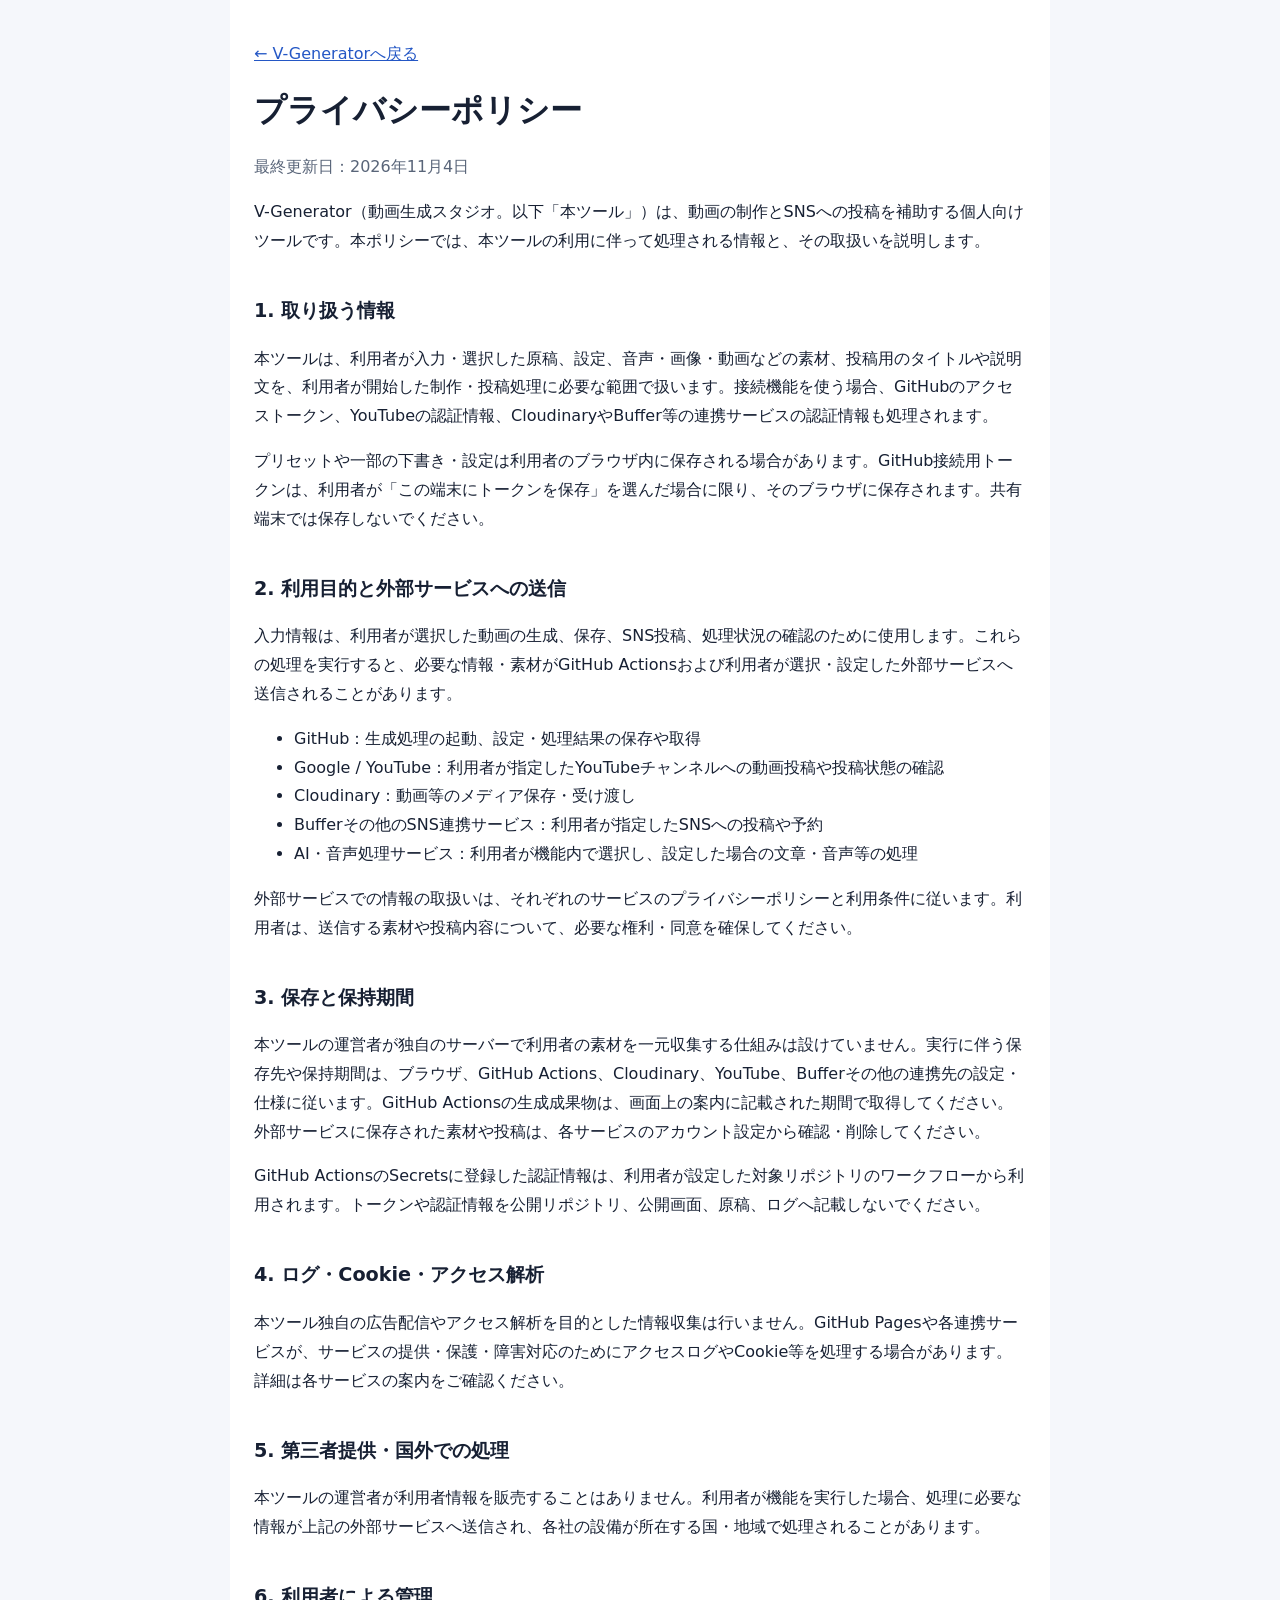
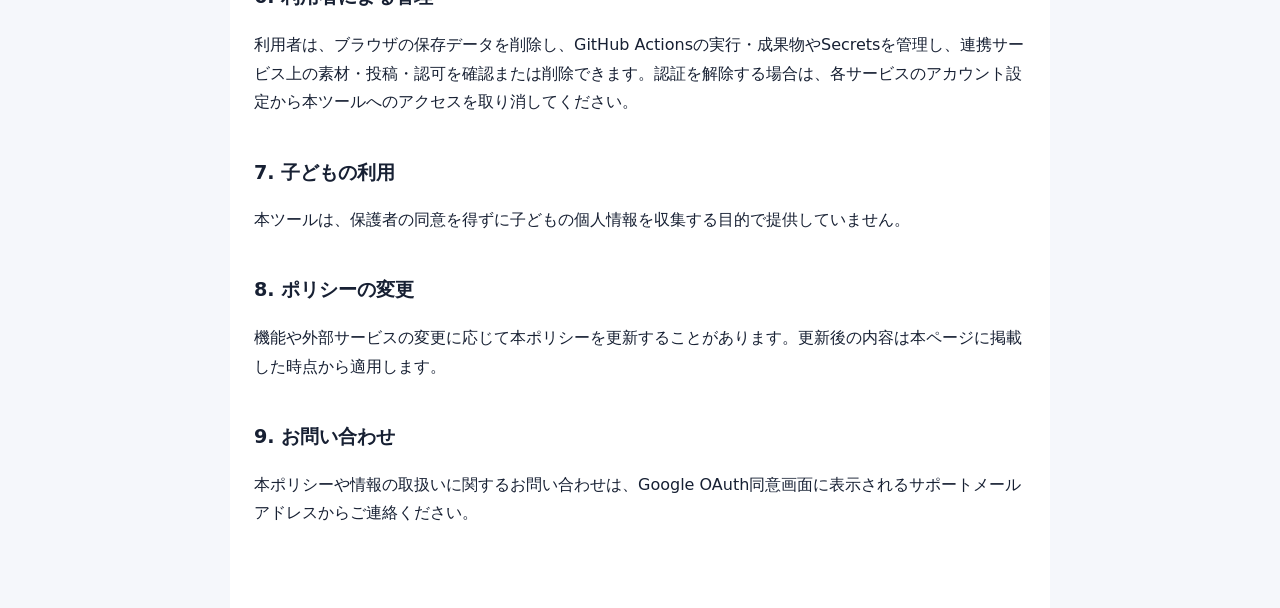
<file: privacy.html>
<!doctype html>
<html lang="ja">
<head>
<meta charset="utf-8">
<meta name="viewport" content="width=device-width, initial-scale=1">
<meta name="referrer" content="no-referrer">
<title>プライバシーポリシー | V-Generator</title>
<style>
:root{font-family:system-ui,-apple-system,"Segoe UI",sans-serif;color:#172033;background:#f5f7fb;line-height:1.8}
body{margin:0}main{box-sizing:border-box;max-width:820px;min-height:100vh;margin:0 auto;padding:40px 24px 64px;background:white}
h1{line-height:1.3}h2{margin-top:2em;font-size:1.2rem}a{color:#2457c5}.date{color:#596579}
</style>
</head>
<body><main>
<a href="index.html">← V-Generatorへ戻る</a>
<h1>プライバシーポリシー</h1>
<p class="date">最終更新日：2026年11月4日</p>
<p>V-Generator（動画生成スタジオ。以下「本ツール」）は、動画の制作とSNSへの投稿を補助する個人向けツールです。本ポリシーでは、本ツールの利用に伴って処理される情報と、その取扱いを説明します。</p>
<h2>1. 取り扱う情報</h2>
<p>本ツールは、利用者が入力・選択した原稿、設定、音声・画像・動画などの素材、投稿用のタイトルや説明文を、利用者が開始した制作・投稿処理に必要な範囲で扱います。接続機能を使う場合、GitHubのアクセストークン、YouTubeの認証情報、CloudinaryやBuffer等の連携サービスの認証情報も処理されます。</p>
<p>プリセットや一部の下書き・設定は利用者のブラウザ内に保存される場合があります。GitHub接続用トークンは、利用者が「この端末にトークンを保存」を選んだ場合に限り、そのブラウザに保存されます。共有端末では保存しないでください。</p>
<h2>2. 利用目的と外部サービスへの送信</h2>
<p>入力情報は、利用者が選択した動画の生成、保存、SNS投稿、処理状況の確認のために使用します。これらの処理を実行すると、必要な情報・素材がGitHub Actionsおよび利用者が選択・設定した外部サービスへ送信されることがあります。</p>
<ul>
<li>GitHub：生成処理の起動、設定・処理結果の保存や取得</li>
<li>Google / YouTube：利用者が指定したYouTubeチャンネルへの動画投稿や投稿状態の確認</li>
<li>Cloudinary：動画等のメディア保存・受け渡し</li>
<li>Bufferその他のSNS連携サービス：利用者が指定したSNSへの投稿や予約</li>
<li>AI・音声処理サービス：利用者が機能内で選択し、設定した場合の文章・音声等の処理</li>
</ul>
<p>外部サービスでの情報の取扱いは、それぞれのサービスのプライバシーポリシーと利用条件に従います。利用者は、送信する素材や投稿内容について、必要な権利・同意を確保してください。</p>
<h2>3. 保存と保持期間</h2>
<p>本ツールの運営者が独自のサーバーで利用者の素材を一元収集する仕組みは設けていません。実行に伴う保存先や保持期間は、ブラウザ、GitHub Actions、Cloudinary、YouTube、Bufferその他の連携先の設定・仕様に従います。GitHub Actionsの生成成果物は、画面上の案内に記載された期間で取得してください。外部サービスに保存された素材や投稿は、各サービスのアカウント設定から確認・削除してください。</p>
<p>GitHub ActionsのSecretsに登録した認証情報は、利用者が設定した対象リポジトリのワークフローから利用されます。トークンや認証情報を公開リポジトリ、公開画面、原稿、ログへ記載しないでください。</p>
<h2>4. ログ・Cookie・アクセス解析</h2>
<p>本ツール独自の広告配信やアクセス解析を目的とした情報収集は行いません。GitHub Pagesや各連携サービスが、サービスの提供・保護・障害対応のためにアクセスログやCookie等を処理する場合があります。詳細は各サービスの案内をご確認ください。</p>
<h2>5. 第三者提供・国外での処理</h2>
<p>本ツールの運営者が利用者情報を販売することはありません。利用者が機能を実行した場合、処理に必要な情報が上記の外部サービスへ送信され、各社の設備が所在する国・地域で処理されることがあります。</p>
<h2>6. 利用者による管理</h2>
<p>利用者は、ブラウザの保存データを削除し、GitHub Actionsの実行・成果物やSecretsを管理し、連携サービス上の素材・投稿・認可を確認または削除できます。認証を解除する場合は、各サービスのアカウント設定から本ツールへのアクセスを取り消してください。</p>
<h2>7. 子どもの利用</h2>
<p>本ツールは、保護者の同意を得ずに子どもの個人情報を収集する目的で提供していません。</p>
<h2>8. ポリシーの変更</h2>
<p>機能や外部サービスの変更に応じて本ポリシーを更新することがあります。更新後の内容は本ページに掲載した時点から適用します。</p>
<h2>9. お問い合わせ</h2>
<p>本ポリシーや情報の取扱いに関するお問い合わせは、Google OAuth同意画面に表示されるサポートメールアドレスからご連絡ください。</p>
</main></body></html>
</file>
<file: style.css>
:root{color-scheme:dark;font-family:-apple-system,BlinkMacSystemFont,'Segoe UI',sans-serif;background:#10151c;color:#eef3fa}*{box-sizing:border-box}body{margin:0}main{max-width:720px;margin:auto;padding:40px 20px calc(30px + env(safe-area-inset-bottom))}header{padding:12px 0 25px}.eyebrow{color:#7bbfac;letter-spacing:.16em;font-size:11px}h1{font-size:30px;margin:12px 0}p{line-height:1.7}header p,.muted,footer{color:#a1adbd}.muted,footer{font-size:13px}section,details{background:#19212c;border:1px solid #293646;border-radius:18px;padding:22px;margin-bottom:16px}summary{cursor:pointer;font-weight:600;min-height:28px}h2{font-size:18px;margin:0 0 20px}h2 span{color:#7bbfac;margin-right:10px;font-size:13px}label{display:block;font-size:14px;margin:18px 0 10px}input:not([type=checkbox]):not([type=radio]),textarea{display:block;width:100%;margin-top:9px;padding:14px;background:#101720;color:#edf4fa;border:1px solid #3b4b60;border-radius:10px;font-size:16px}textarea{font-family:monospace;resize:vertical}.check{display:flex;gap:10px;align-items:center}button,a{touch-action:manipulation}button{border:0;border-radius:10px;padding:13px 17px;font-size:15px;background:#8bd6bd;color:#102d23;font-weight:600;cursor:pointer;min-height:44px}.primary{width:100%;font-size:18px}.secondary{background:#293646;color:#eef3fa}button:disabled{opacity:.45;cursor:default}.actions,.row{display:flex;align-items:center;gap:10px;flex-wrap:wrap}.row{justify-content:space-between}.row h2{margin:0}.item{border-top:1px solid #344150;padding:17px 0;overflow-wrap:anywhere}.item strong{display:block;margin-bottom:6px}.item p{margin:7px 0;font-size:14px}a{display:inline-block;color:#a0dec8;margin:6px 14px 6px 0;min-height:32px}#status{overflow-wrap:anywhere}footer{text-align:center;padding:10px}input:focus,textarea:focus,button:focus-visible{outline:2px solid #8bd6bd;outline-offset:3px}[hidden]{display:none!important}@media(max-width:420px){main{padding:22px 14px}section,details{padding:18px}}


select{display:block;width:100%;margin-top:9px;padding:14px;background:#101720;color:#edf4fa;border:1px solid #3b4b60;border-radius:10px;font-size:16px;min-height:48px}select:focus{outline:2px solid #8bd6bd;outline-offset:3px}.builder-grid{display:grid;grid-template-columns:repeat(2,minmax(0,1fr));gap:0 16px}#promptBuilder details{margin-top:18px;padding:14px}#pbCanvas{display:block;width:min(100%,360px);height:auto;margin:18px auto;border:1px solid #52617b;border-radius:8px}#builderStatus,#pbPreviewError{overflow-wrap:anywhere}#pbPrompt{font-size:13px}#promptBuilder .check{min-height:44px}input[type=checkbox]{width:20px;height:20px;flex-shrink:0}@media(max-width:540px){.builder-grid{grid-template-columns:1fr}}


audio{width:100%;margin:12px 0}#titleImage{max-width:100%;max-height:700px;display:block;margin:12px auto}#titleImage[hidden]{display:none}input[type=color]{min-height:44px}
 [hidden] { display: none !important; }
 #pbTarotArea { margin: 1rem 0; padding: 1rem; border: 1px solid #8d7654; border-radius: 14px; background: #201e29; }
 #pbBatchArea { margin: 1rem 0; padding: 1rem; border: 1px solid #8d7654; border-radius: 14px; background: #201e29; }
 #pbBatchEntries details { margin: .7rem 0; background: #182332; }
 #pbBatchEntries summary { color: #a0dec8; display:flex; align-items:center; gap:8px; }
 #pbBatchEntries summary::before { content:'▸'; flex-shrink:0; }
 #pbBatchEntries summary::-webkit-details-marker { display:none; }
 #pbBatchEntries details[open] > summary::before { content:'▾'; }
 #pbBatchEntries .batch-title { flex:1; min-width:0; }
 #pbBatchEntries .batch-select-label { margin:0; flex-shrink:0; cursor:pointer; }
 #pbBatchRun .primary { margin-top: .75rem; }
 .tarot-card-input { padding: .9rem 0; border-top: 1px solid #5a4d47; }
 .tarot-card-input label { display: block; margin-top: .6rem; }

#pbBatchSourceWarnings{white-space:pre-wrap;overflow-wrap:anywhere}

[hidden] { display: none !important; }
[aria-pressed="true"] { outline: 2px solid currentColor; outline-offset: 2px; }
#socialPanel details.item { margin-block: 12px; }
#socialPanel textarea { min-height: 100px; }

input[type=radio]{width:20px;height:20px;flex-shrink:0}#youtubeSelected{overflow-wrap:anywhere}


.posting-tabs,.posting-tools{display:flex;flex-wrap:wrap;gap:8px;margin:12px 0}.posting-tabs [aria-pressed="true"]{background:#315ea8;color:white}.posting-tools input{flex:1;min-width:200px}.posting-tools select{width:auto;max-width:100%}.posting-layout{display:grid;grid-template-columns:minmax(0,1.2fr) minmax(0,1fr);gap:16px}.posting-card{border:1px solid #52617a;border-radius:12px;padding:14px;margin:10px 0;overflow-wrap:anywhere}.posting-card input{width:auto;margin-right:8px}.posting-title{background:transparent;color:inherit;text-align:left;font-weight:bold;border:0;font-size:1rem;padding:6px}.posting-card p{margin:5px 0;font-size:.9rem}.posting-card[data-group="skipped"]{opacity:.75}#postingInspector{position:sticky;top:12px;align-self:start;margin:0;padding:16px;overflow-wrap:anywhere}#postingWorkspace{border-top:1px solid #52617a;margin-top:16px;padding-top:16px}#postingSettings{margin-top:24px}#postingManager [hidden],#postingWorkspace [hidden]{display:none!important}@media(max-width:760px){.posting-layout{display:block}#postingInspector{position:static}.posting-tools>*{width:100%}.posting-tabs button{flex:1}.posting-card{padding:12px}}

.posting-thumb{float:left;width:112px;height:72px;object-fit:cover;border-radius:8px;margin:0 12px 8px 0}.posting-card::after{content:"";display:block;clear:both}

.posting-layout:has(#postingInspector[hidden]){grid-template-columns:1fr}#postingInspector input,#postingInspector select,#postingInspector textarea{max-width:100%;box-sizing:border-box}#postingInspector .item{overflow-wrap:anywhere}

@media(min-width:761px){main:has(#socialPanel:not([hidden])){max-width:1280px}}

.posting-tabs button{white-space:nowrap;min-width:0}#postingWorkspace>h2{display:none}@media(max-width:760px){.posting-tabs{display:grid;grid-template-columns:repeat(2,minmax(0,1fr))}.posting-tabs button{width:100%;flex:initial}}
.posting-selection{position:fixed;left:50%;bottom:calc(10px + env(safe-area-inset-bottom));transform:translateX(-50%);z-index:20;width:min(680px,calc(100% - 24px));padding:12px;background:#243244;border:1px solid #8bd6bd;border-radius:14px;box-shadow:0 8px 30px #0009}
.posting-selection strong{width:100%}.posting-selection p{width:100%;font-size:12px;line-height:1.4;margin:2px 0 0;color:#cbd8e5}
.posting-selection button{flex:1 1 180px}.posting-quick{margin:10px 0}
#postingManager.has-selection{padding-bottom:175px}
@media(max-width:760px){.posting-selection{max-height:45vh;overflow:auto}.posting-selection button{flex:1 1 135px;padding:10px}#postingManager.has-selection{padding-bottom:220px}}
.ac-preview{position:relative;margin:1rem auto;max-width:360px;background:#111;overflow:hidden}.ac-preview video{display:block;width:100%;max-height:440px;object-fit:contain}.ac-overlay{position:absolute;left:5%;right:5%;color:#fff;text-align:center;text-shadow:0 1px 4px #111,0 0 3px #111;pointer-events:none}.ac-overlay.hook{top:18%;font-size:1.3rem;font-weight:700}.ac-overlay.lyric{top:61%;font-size:1rem}.ac-line{display:grid;grid-template-columns:2fr 1fr 1fr;gap:.4rem;margin:.6rem 0}.ac-line button{grid-column:span 1}@media(max-width:500px){.ac-line{grid-template-columns:1fr 1fr}.ac-line input:first-child{grid-column:span 2}}
.ac-preview{aspect-ratio:9/16}.ac-preview.landscape{max-width:680px;aspect-ratio:16/9}.ac-preview #acBackground{position:absolute;inset:0;width:100%;height:100%;object-fit:cover;filter:blur(18px);transform:scale(1.08)}.ac-preview #acPreview{position:absolute;inset:0;width:100%;height:100%;max-height:none;object-fit:contain}.ac-preview.crop #acPreview{object-fit:cover}.ac-preview.crop #acBackground{display:none}
#acMaskPreview{display:block;max-width:100%;height:auto;margin:12px auto;border:2px solid #8bd6bd;border-radius:8px;background:#111;touch-action:none}.ac-text-grid{display:grid;grid-template-columns:repeat(2,minmax(0,1fr));gap:12px}.ac-preview .ac-overlay{left:50%;right:auto;top:20%;max-width:82%;transform:translate(-50%,-50%);white-space:pre-line}.ac-preview.text-edit .ac-overlay:not(:empty){pointer-events:auto;touch-action:none;outline:2px dashed #8bd6bd;outline-offset:5px;cursor:move}@media(max-width:420px){.ac-text-grid{grid-template-columns:1fr}}
.ac-preview #acStockPreview{position:absolute;inset:0;width:100%;height:100%;object-fit:cover}.ac-preview #acStockPreview[hidden]{display:none}
.ac-preview #acPreview[hidden],.ac-preview #acBackground[hidden]{display:none}

#acapellaArea [hidden] { display: none !important; }
#acModeCards, #acSteps { display: grid; gap: 8px; margin-block: 12px; }
#acModeCards { grid-template-columns: repeat(4, minmax(0, 1fr)); }
#productionTitle { margin-bottom: 12px; }
#productionChooser button small { display: block; font-size: .78em; margin-top: 3px; }
#productionChooser [data-ac-mode] { position: relative; border: 2px solid transparent; padding: 24px 4px 12px; min-height: 68px; }
#productionChooser [aria-pressed="true"] { border-color: var(--accent, #8bd6bd); }
#productionChooser [aria-pressed="true"]::before { content: "✓"; position: absolute; inset: 2px 0 auto; color: var(--accent, #8bd6bd); }
#pbSaveArea { margin-bottom: 0; }
#pbActivePreset, #pbOverwriteVideo { overflow-wrap: anywhere; }
@media (max-width: 600px) {
  #acModeCards { grid-template-columns: repeat(2, minmax(0, 1fr)); }
}
#acSteps { grid-template-columns: repeat(4, minmax(0, 1fr)); }
#acSteps button, #acModeCards button { padding-inline: 4px; }
#acSteps [aria-current="step"] { background: #8bd6bd; color: #10221d; }
#acSteps button:not([aria-current="step"]) { background: #243244; color: #eef3fa; }
.ac-editor-header { display: flex; align-items: baseline; gap: 8px 16px; flex-wrap: wrap; }
.ac-editor-header h2 { margin-block: 4px; }
#acRatio, #acLyricSummary { color: #a6b7ca; }
#acapellaArea button, #acapellaArea summary, #acModeCards button { min-height: 44px; }
#acapellaArea summary { align-content: center; }
#acapellaArea audio, #acWave { display: block; max-width: 100%; }
#acapellaArea audio { width: 100%; }
#acPreviewBox { max-height: min(52dvh, 440px); width: auto; }
#acPreviewBox.show-safe-area::after { content: ''; position: absolute; inset: 5%; border: 1px dashed #fff; pointer-events: none; }
#acPreviewBox:not(.landscape).show-safe-area::after { inset: 8% 16% 18% 7%; }
#acReview { display: grid; grid-template-columns: max-content minmax(0, 1fr); gap: 8px 16px; }
#acReview dd { margin: 0; overflow-wrap: anywhere; }
#acStepContent { min-width: 0; }
#acLines .ac-line { display: grid; grid-template-columns: minmax(0, 1fr) auto; gap: 8px; padding: 8px; border: 1px solid transparent; border-radius: 8px; }
#acLines .ac-line details { grid-column: 1 / -1; }
#acLines .ac-line-active { border-color: #8bd6bd; background: #243244; }
.ac-editor-actions { position: sticky; bottom: 0; z-index: 5; display: flex; flex-wrap: wrap; gap: 8px; background: #10151c; margin-top: 12px; padding: 8px 0 calc(8px + env(safe-area-inset-bottom)); }
@media (min-width: 760px) {
  .ac-editor:has(#acPreviewDock:not([hidden])) { display: grid; grid-template-columns: minmax(0, .8fr) minmax(0, 1fr); gap: 20px; }
}

.ac-lyrics-input{display:grid;grid-template-columns:3rem minmax(0,1fr);min-width:0}
#acLyricNumbers,#acLyrics{font:16px/1.5 monospace;white-space:pre;box-sizing:border-box}
#acLyricNumbers{height:9.5rem;overflow:hidden;text-align:right;padding:8px 8px 8px 0;color:#a7c6d8;border:1px solid #596777;border-right:0;border-radius:8px 0 0 8px}
#acLyrics{width:100%;height:9.5rem;margin:0;resize:vertical;border-radius:0 8px 8px 0;overflow:auto;padding:8px}
#acLines .ac-line-number{font-weight:700;grid-column:1 / -1;color:#8bd6bd}
#acLines .ac-line-error{border-color:#f4a7a7;background:#40282b}
.ac-preview .ac-overlay.hook[data-release-label]:not([data-release-label=""])::before{content:attr(data-release-label);display:block;font-size:.6em;line-height:1.35}

/* Display theme */
.display-theme {
  display: flex;
  align-items: center;
  gap: 8px;
  margin: 0 0 12px;
  font-size: 13px;
}
.display-theme select {
  width: auto;
  margin: 0;
  min-height: 44px;
  padding: 6px 10px;
}

:root[data-theme="light"] {
  color-scheme: light;
  --page: #f4f5f7;
  --panel: #fff;
  --raised: #e8edf3;
  --ink: #172536;
  --muted: #46566b;
  --line: #8998a9;
  --accent: #176853;
  background: var(--page);
  color: var(--ink);
}
[data-theme="light"] section,
[data-theme="light"] details {
  background: var(--panel);
  border-color: #cbd4df;
}
[data-theme="light"] :is(input:not([type=checkbox]):not([type=radio]), select, textarea) {
  background: var(--panel);
  color: var(--ink);
  border-color: var(--line);
}
[data-theme="light"] :is(header p, .muted, footer, #acRatio, #acLyricSummary, #acLyricNumbers, .posting-selection p) {
  color: var(--muted);
}
[data-theme="light"] :is(a, .eyebrow, h2 span, #pbBatchEntries summary, #acLines .ac-line-number) {
  color: var(--accent);
}
[data-theme="light"] button {
  background: var(--accent);
  color: #fff;
}
[data-theme="light"] :is(button.secondary, #acSteps button:not([aria-current="step"]), .posting-selection, #acLines .ac-line-active) {
  background: var(--raised);
  color: var(--ink);
}
[data-theme="light"] .posting-title {
  background: transparent;
  color: inherit;
}
[data-theme="light"] #acSteps [aria-current="step"] {
  background: var(--accent);
  color: #fff;
}
[data-theme="light"] :is(.item, .posting-card, #postingWorkspace, #acLyricNumbers, .tarot-card-input) {
  border-color: var(--line);
}
[data-theme="light"] :is(#pbTarotArea, #pbBatchArea) {
  background: #fcf8ef;
  border-color: #aa8c56;
}
[data-theme="light"] #pbBatchEntries details {
  background: var(--panel);
}
[data-theme="light"] #acLines .ac-line-error {
  background: #ffeded;
  border-color: #a34049;
}
[data-theme="light"] .ac-editor-actions {
  background: var(--page);
}
[data-theme="light"] :is(input, textarea, select, button, a, summary):focus-visible {
  outline: 2px solid var(--accent);
  outline-offset: 3px;
}
</file>
<file: dance/style.css>
:root {
  color-scheme: light;
  --ink: #15242e;
  --muted: #52636e;
  --paper: #f4f2ed;
  --line: #d6dcd9;
  --accent: #b55222;
  --night: #101b25;
}
* {
  box-sizing: border-box;
}
body {
  margin: 0;
  background: var(--paper);
  color: var(--ink);
  font-family:
    -apple-system, BlinkMacSystemFont, "Segoe UI", "Noto Sans JP", sans-serif;
  line-height: 1.7;
}
main {
  max-width: 1020px;
  margin: auto;
  padding: 32px 28px 40px;
}
header {
  margin: -32px -28px 28px;
  padding: 28px;
  background: var(--night);
  color: #f7f4ed;
  border-radius: 0 0 20px 20px;
}
.back {
  color: #d2dcdf;
  font-size: 13px;
  text-decoration: none;
}
.headline {
  display: flex;
  align-items: center;
  justify-content: space-between;
  gap: 12px;
}
.eyebrow {
  font-size: 10px;
  letter-spacing: 0.19em;
  font-weight: 700;
  margin: 16px 0 4px;
  color: var(--muted);
}
header .eyebrow {
  color: #e1ae78;
}
h1 {
  font-size: 40px;
  line-height: 1.1;
  letter-spacing: -0.04em;
  margin: 0;
}
h1 span {
  display: block;
  font-size: 12px;
  letter-spacing: 0.1em;
  font-weight: 400;
  margin-top: 12px;
}
.lead {
  color: #d2dcdf;
  font-size: 14px;
  margin: 20px 0 0;
}
.connection-badge,
.label {
  border: 1px solid #71818b;
  border-radius: 999px;
  padding: 5px 10px;
  font-size: 11px;
  white-space: nowrap;
}
.connection-badge.on {
  color: #bce9cc;
  border-color: #688a73;
}
.stages {
  display: flex;
  list-style: none;
  padding: 0;
  gap: 18px;
  font-size: 12px;
  color: var(--muted);
  margin: 22px 0;
}
.stages li {
  border-bottom: 2px solid var(--line);
  padding-bottom: 10px;
  flex: 1;
}
.stages .selected {
  color: var(--ink);
  border-color: var(--accent);
}
.stages b {
  margin-right: 6px;
}
.stages small {
  display: block;
  font-size: 10px;
}
.notice {
  padding: 14px 17px;
  background: #e4eae7;
  border-left: 3px solid #778c83;
  font-size: 13px;
  border-radius: 3px;
  overflow-wrap: anywhere;
}
.notice.error {
  background: #f7e6dc;
  border-color: var(--accent);
}
details,
section {
  background: #fff;
  border: 1px solid var(--line);
  border-radius: 14px;
  padding: 24px;
  margin: 20px 0;
}
summary {
  cursor: pointer;
  font-weight: 650;
  min-height: 30px;
}
details[open] > summary {
  margin-bottom: 18px;
}
.reference-setup {
  background: #f5f6f3;
  padding: 16px;
  margin: 20px 0 0;
}
.fields {
  display: grid;
  grid-template-columns: 1fr 1fr;
  gap: 16px;
}
label {
  display: block;
  font-size: 13px;
  font-weight: 600;
  margin: 12px 0;
}
input,
select {
  display: block;
  width: 100%;
  min-height: 48px;
  margin-top: 7px;
  border: 1px solid #b8c3c6;
  border-radius: 8px;
  background: #fff;
  color: var(--ink);
  padding: 10px 12px;
  font: inherit;
  font-size: 16px;
}
.check {
  display: flex;
  align-items: center;
  gap: 10px;
  font-weight: 400;
}
.check input {
  width: 19px;
  min-height: 19px;
  margin: 0;
}
.muted {
  color: var(--muted);
  font-size: 12px;
  font-weight: 400;
}
.actions {
  display: flex;
  flex-wrap: wrap;
  gap: 10px;
  margin-top: 18px;
}
button,
.download {
  border: 1px solid transparent;
  border-radius: 8px;
  padding: 12px 18px;
  min-height: 46px;
  background: var(--ink);
  color: white;
  font: inherit;
  font-size: 13px;
  font-weight: 650;
  cursor: pointer;
  text-align: center;
  text-decoration: none;
}
button.secondary {
  background: #fff;
  border-color: #aebcbf;
  color: var(--ink);
}
button:hover:not(:disabled) {
  filter: brightness(0.9);
}
button:disabled {
  opacity: 0.45;
  cursor: not-allowed;
}
a {
  color: #295d74;
}
button:focus-visible,
input:focus-visible,
select:focus-visible,
a:focus-visible,
summary:focus-visible {
  outline: 3px solid #d09253;
  outline-offset: 3px;
}
.section-head {
  display: flex;
  align-items: center;
  justify-content: space-between;
  gap: 10px;
}
.section-head .eyebrow {
  margin: 0;
}
.section-head h2 {
  margin: 2px 0 0;
  font-size: 22px;
  letter-spacing: -0.03em;
}
.section-head .label {
  border-color: var(--line);
  color: var(--muted);
}
.workspace {
  display: grid;
  grid-template-columns: 220px 1fr;
  gap: 28px;
  margin-top: 24px;
}
.character {
  text-align: center;
}
.character-image {
  background: #edece6;
  min-height: 270px;
  border-radius: 100px 100px 12px 12px;
  display: grid;
  place-items: center;
  padding: 20px;
}
.character-image img {
  width: 100%;
  max-height: 270px;
  object-fit: contain;
}
.character-image p {
  font-size: 12px;
  color: var(--muted);
}
.character > p {
  font-size: 12px;
  font-weight: 600;
  margin: 12px 0 0;
}
.controls > label:first-child {
  margin-top: 0;
}
.generate-actions button {
  flex: 1;
}
.generate-actions #generate {
  background: var(--accent);
}
.pending {
  background: #fcf2e5;
}
.pending h2 {
  font-size: 18px;
}
.take {
  border-top: 1px solid var(--line);
  padding-top: 20px;
  margin-top: 20px;
}
.take-head {
  display: flex;
  justify-content: space-between;
  align-items: start;
  gap: 12px;
}
.take h3 {
  font-size: 15px;
  margin: 0;
}
.take p {
  font-size: 13px;
  margin: 8px 0;
}
.take img {
  width: 100%;
  max-width: 576px;
  border-radius: 8px;
  margin-top: 12px;
}
.take .meta {
  font-size: 11px;
  color: var(--muted);
  overflow-wrap: anywhere;
}
.status {
  font-size: 12px;
  background: #e9eeec;
  padding: 5px 9px;
  border-radius: 5px;
  display: inline-block;
}
.empty {
  padding: 30px 0;
  color: var(--muted);
  font-size: 13px;
}
.download {
  background: #e8eeeb;
  color: var(--ink);
  display: inline-block;
}
.text-link {
  font-size: 12px;
  margin: 10px 0;
  display: inline-block;
}
footer {
  font-size: 11px;
  color: var(--muted);
  text-align: center;
  margin-top: 35px;
}
dialog {
  border: 1px solid var(--line);
  border-radius: 16px;
  max-width: 460px;
  width: calc(100% - 32px);
  padding: 24px;
  color: var(--ink);
}
dialog::backdrop {
  background: #101b25b0;
}
dialog h2 {
  font-size: 20px;
  margin: 0;
}
dialog p {
  white-space: pre-line;
  font-size: 14px;
}
[hidden] {
  display: none !important;
}
@media (max-width: 640px) {
  main {
    padding: 20px 16px 30px;
  }
  header {
    margin: -20px -16px 24px;
    padding: 24px 20px;
  }
  h1 {
    font-size: 33px;
  }
  .headline {
    align-items: start;
  }
  .connection-badge {
    margin-top: 20px;
  }
  .stages {
    gap: 10px;
    font-size: 11px;
  }
  details,
  section {
    padding: 18px;
  }
  .fields {
    grid-template-columns: 1fr;
  }
  .timing {
    grid-template-columns: 1fr 1fr;
    gap: 10px;
  }
  .workspace {
    grid-template-columns: 1fr;
    gap: 20px;
    margin-top: 20px;
  }
  .character {
    display: grid;
    grid-template-columns: 90px 1fr;
    text-align: left;
    column-gap: 18px;
    align-items: center;
  }
  .character-image {
    grid-row: 1/3;
    min-height: 130px;
    padding: 8px;
    border-radius: 40px 40px 8px 8px;
  }
  .character-image img {
    max-height: 130px;
  }
  .character > p {
    align-self: end;
    margin: 0;
  }
  .character > span {
    align-self: start;
  }
  .generate-actions {
    flex-direction: column;
  }
  .generate-actions button {
    width: 100%;
  }
  .section-head h2 {
    font-size: 20px;
  }
  .section-head button {
    padding: 10px 12px;
  }
  .take-head {
    display: block;
  }
  .take-head .status {
    margin-top: 9px;
  }
  .actions > button {
    min-height: 48px;
  }
  .take .actions {
    gap: 8px;
  }
  .connection-badge {
    font-size: 10px;
  }
}

#upload-preview {max-width:100%; width:280px; max-height:320px; display:block; margin:12px 0; background:#101b25; border-radius:12px;}
#upload-preview[hidden] {display:none;}
progress {width:100%; accent-color:var(--accent, #31b6a5);}
#reference-history .take {margin-top:12px;}

/* Display theme */
.display-theme {
  display: flex;
  align-items: center;
  gap: 8px;
  margin: 0 0 12px;
  font-size: 13px;
}
.display-theme select {
  width: auto;
  margin: 0;
  min-height: 44px;
  padding: 6px 10px;
}

header .display-theme {
  display: inline-flex;
  margin: 0 0 0 12px;
  vertical-align: middle;
}
header .display-theme select {
  border-color: #71818b;
}

:root[data-theme="dark"] {
  color-scheme: dark;
  --ink: #eef3fa;
  --muted: #b4c1cc;
  --paper: #10151c;
  --line: #50616d;
  --accent: #efab80;
  --panel: #19232c;
  --raised: #243440;
}
[data-theme="dark"] :is(details, section, dialog) {
  background: var(--panel);
}
[data-theme="dark"] :is(.reference-setup, .notice, .status, .character-image) {
  background: var(--raised);
}
[data-theme="dark"] :is(input, select) {
  background: var(--paper);
  border-color: #788a98;
}
[data-theme="dark"] :is(button, .download) {
  color: #17232c;
}
[data-theme="dark"] :is(button.secondary, .download) {
  background: var(--raised);
  border-color: #788a98;
  color: var(--ink);
}
[data-theme="dark"] :is(.pending, .notice.error) {
  background: #432d25;
}
[data-theme="dark"] a:not(.back, .download) {
  color: #a8daef;
}
</file>
